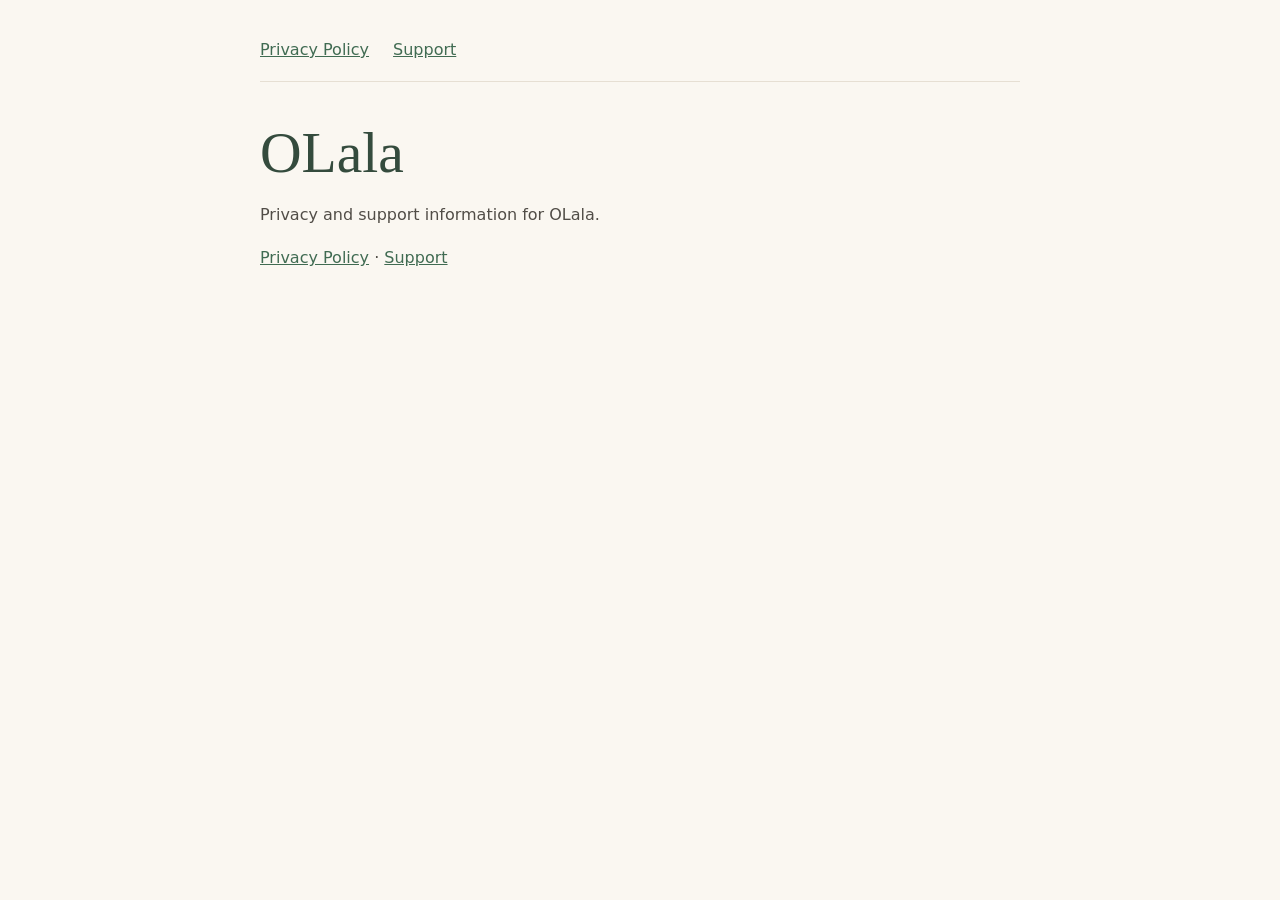
<file: index.html>
<!doctype html><html lang="en"><head><meta charset="utf-8"><meta name="viewport" content="width=device-width,initial-scale=1"><title>OLala</title><link rel="stylesheet" href="style.css"></head><body><header><nav aria-label="Site navigation"><a href="privacy.html">Privacy Policy</a><a href="support.html">Support</a></nav></header><main><h1>OLala</h1><p>Privacy and support information for OLala.</p><p><a href="privacy.html">Privacy Policy</a> · <a href="support.html">Support</a></p></main></body></html>
</file>
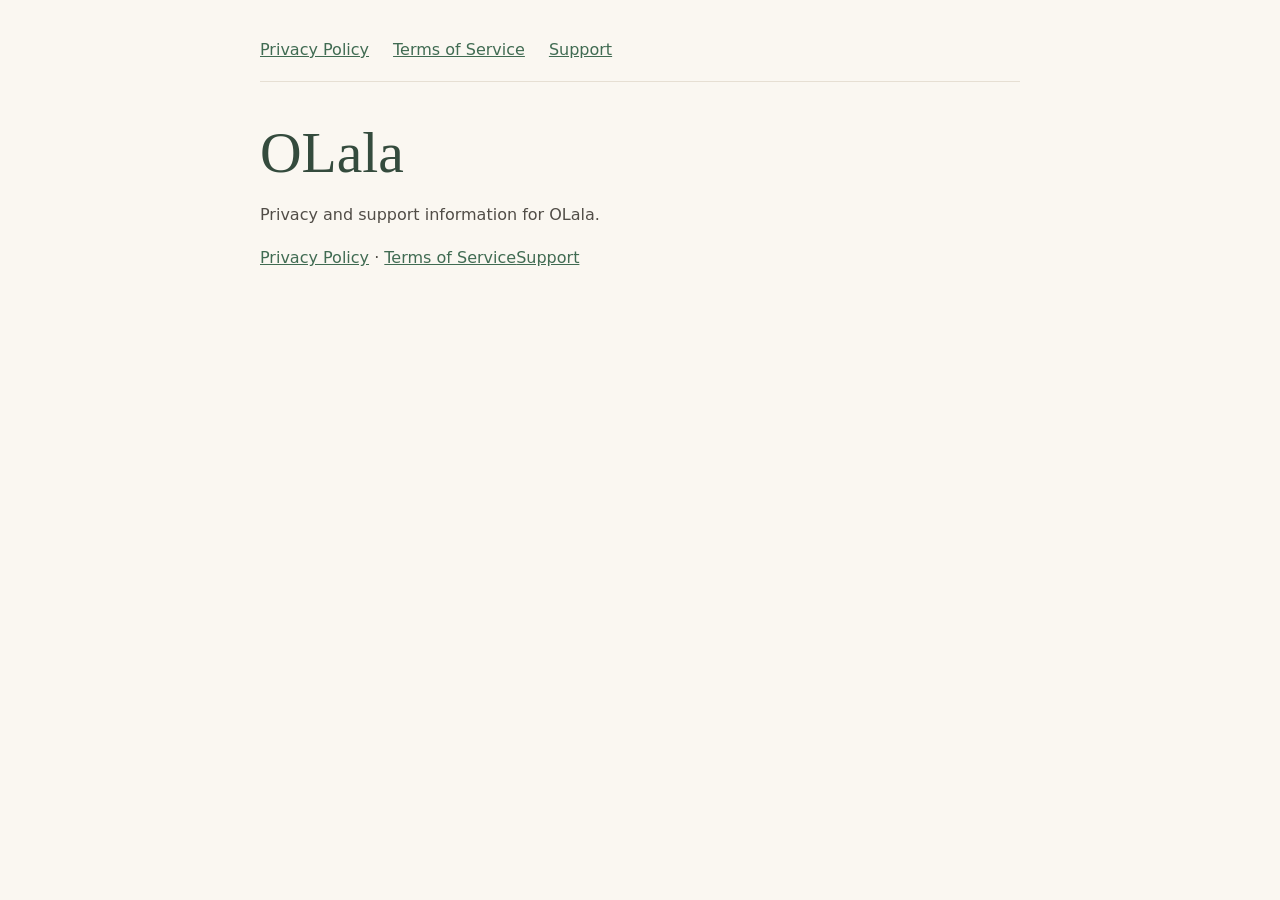
<file: cloud/index.html>
<!doctype html><html lang="en"><head><meta charset="utf-8"><meta name="viewport" content="width=device-width,initial-scale=1"><title>OLala</title><link rel="stylesheet" href="style.css"></head><body><header><nav aria-label="Site navigation"><a href="privacy-en.html">Privacy Policy</a><a href="terms-en.html">Terms of Service</a><a href="support.html">Support</a></nav></header><main><h1>OLala</h1><p>Privacy and support information for OLala.</p><p><a href="privacy-en.html">Privacy Policy</a> · <a href="terms-en.html">Terms of Service</a><a href="support.html">Support</a></p></main></body></html>
</file>
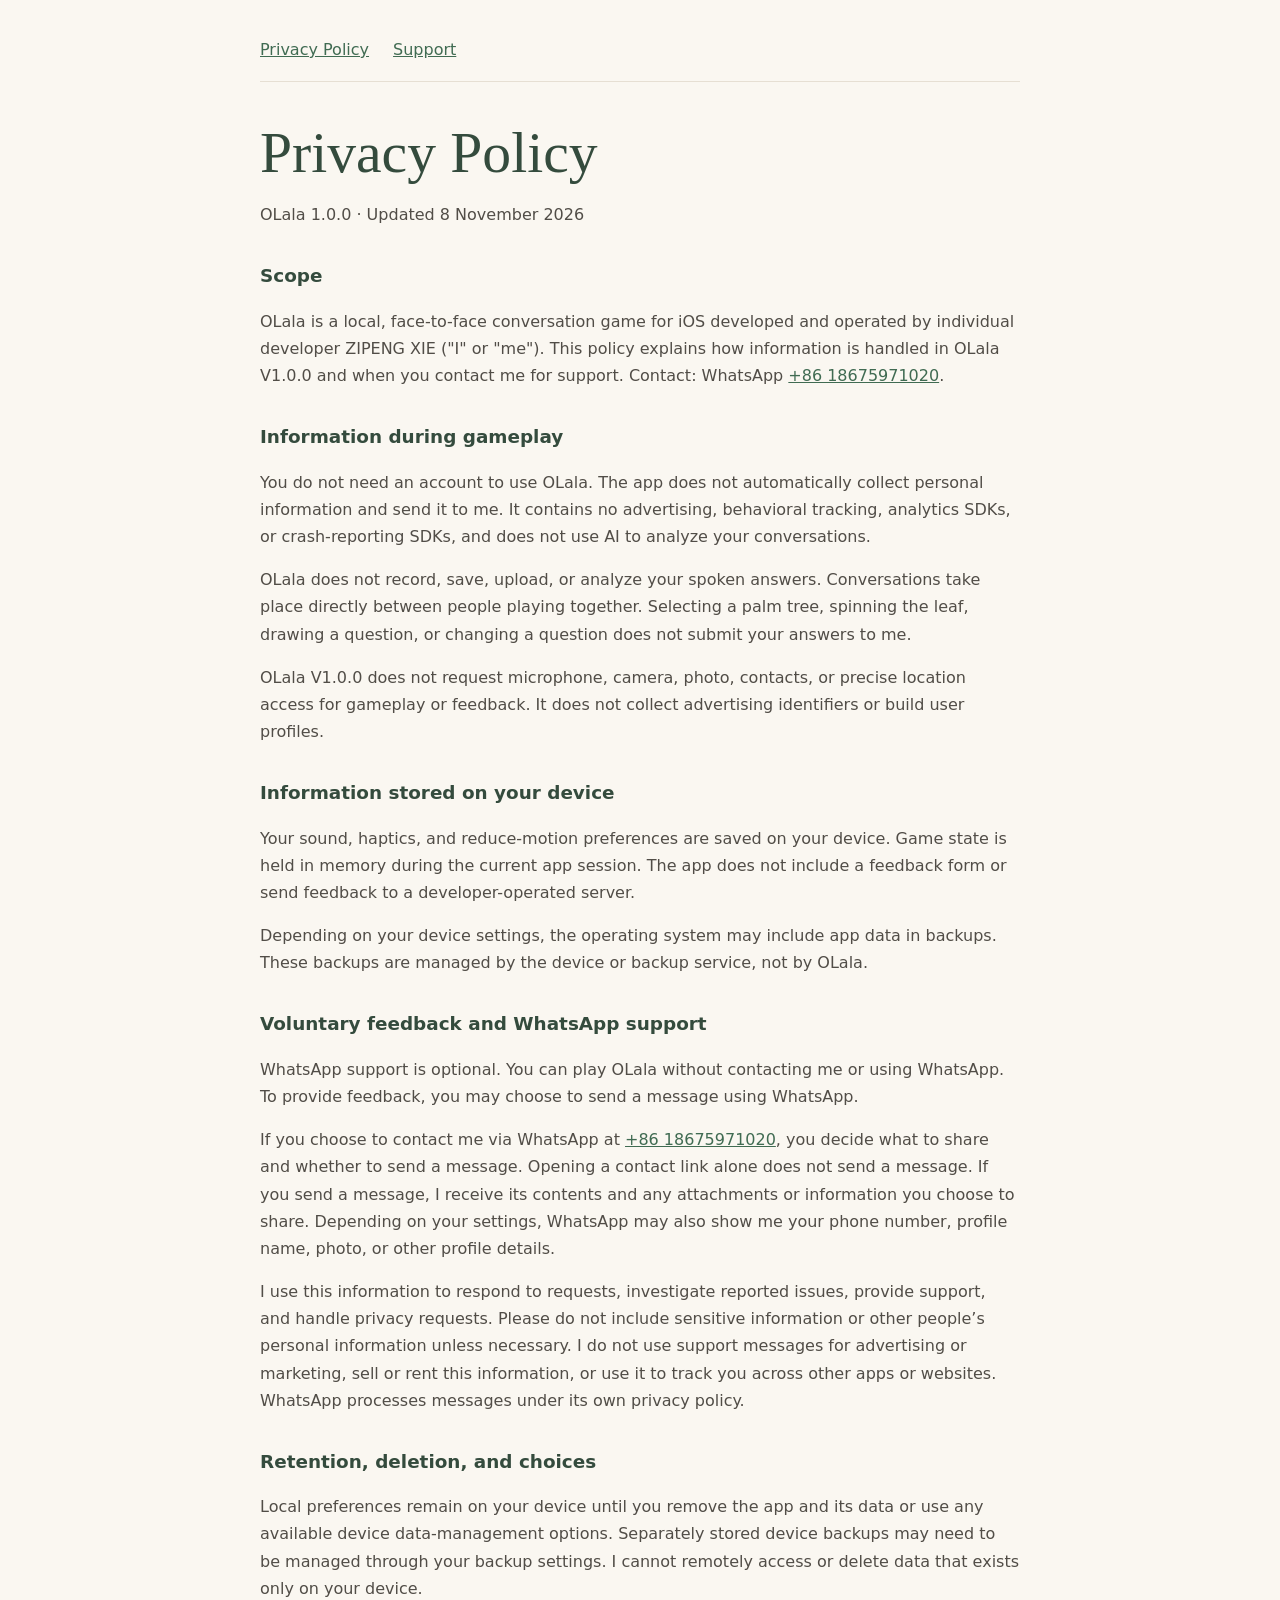
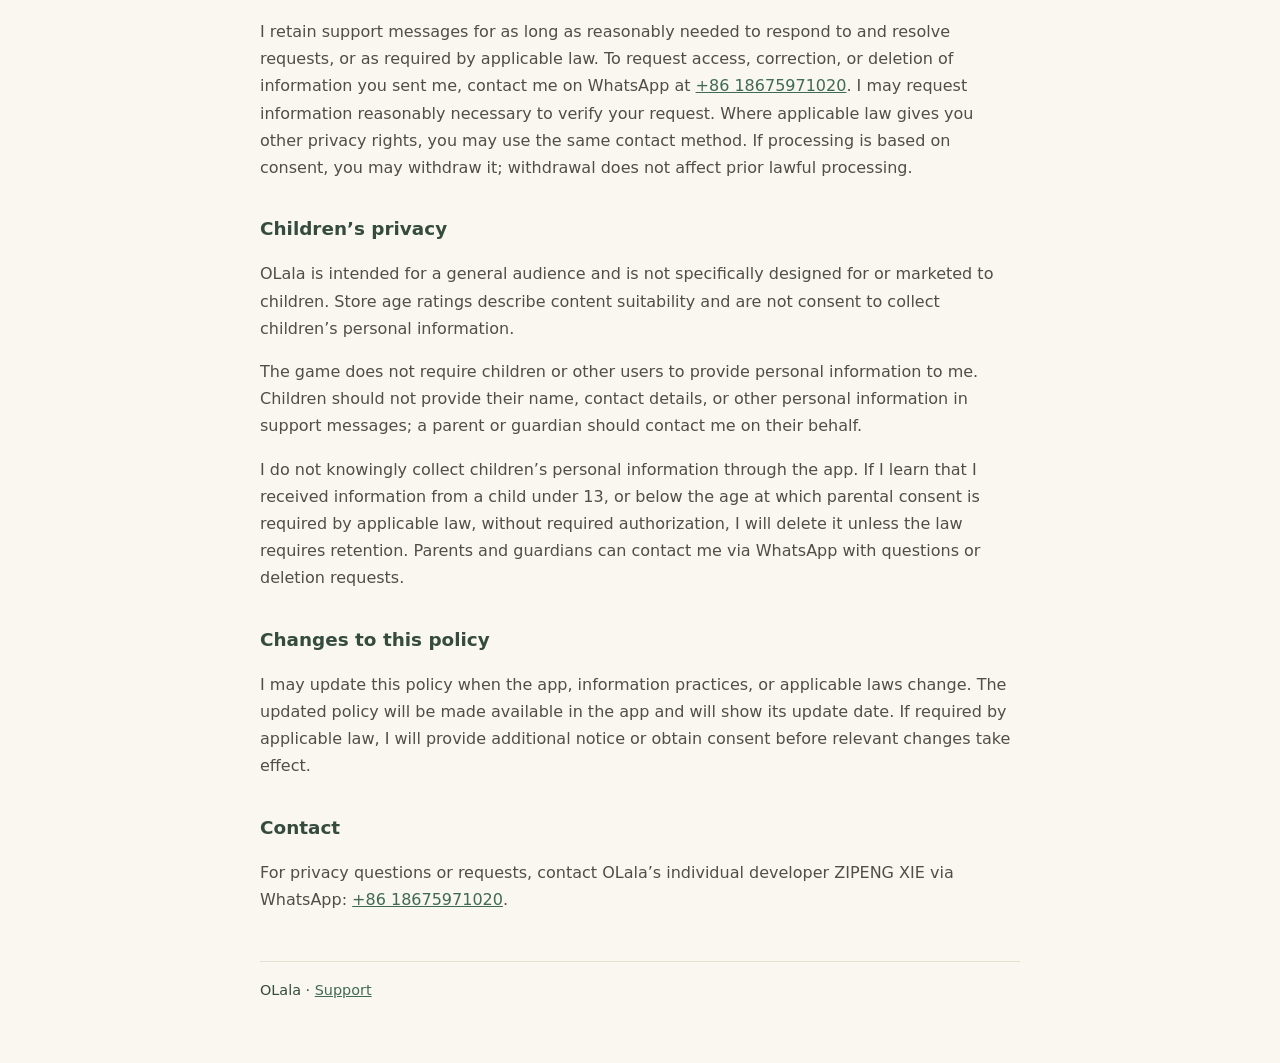
<file: privacy.html>
<!doctype html>
<html lang="en"><head><meta charset="utf-8"><meta name="viewport" content="width=device-width,initial-scale=1"><title>Privacy Policy | OLala</title><link rel="stylesheet" href="style.css"></head>
<body><header><nav aria-label="Site navigation"><a href="privacy.html">Privacy Policy</a><a href="support.html">Support</a></nav></header><main>
<h1>Privacy Policy</h1><p>OLala 1.0.0 · Updated 8 November 2026</p>
<h2>Scope</h2><p>OLala is a local, face-to-face conversation game for iOS developed and operated by individual developer ZIPENG XIE (&quot;I&quot; or &quot;me&quot;). This policy explains how information is handled in OLala V1.0.0 and when you contact me for support. Contact: WhatsApp <a href="https://wa.me/8618675971020">+86 18675971020</a>.</p>
<h2>Information during gameplay</h2><p>You do not need an account to use OLala. The app does not automatically collect personal information and send it to me. It contains no advertising, behavioral tracking, analytics SDKs, or crash-reporting SDKs, and does not use AI to analyze your conversations.</p><p>OLala does not record, save, upload, or analyze your spoken answers. Conversations take place directly between people playing together. Selecting a palm tree, spinning the leaf, drawing a question, or changing a question does not submit your answers to me.</p><p>OLala V1.0.0 does not request microphone, camera, photo, contacts, or precise location access for gameplay or feedback. It does not collect advertising identifiers or build user profiles.</p>
<h2>Information stored on your device</h2><p>Your sound, haptics, and reduce-motion preferences are saved on your device. Game state is held in memory during the current app session. The app does not include a feedback form or send feedback to a developer-operated server.</p><p>Depending on your device settings, the operating system may include app data in backups. These backups are managed by the device or backup service, not by OLala.</p>
<h2>Voluntary feedback and WhatsApp support</h2><p>WhatsApp support is optional. You can play OLala without contacting me or using WhatsApp. To provide feedback, you may choose to send a message using WhatsApp.</p><p>If you choose to contact me via WhatsApp at <a href="https://wa.me/8618675971020">+86 18675971020</a>, you decide what to share and whether to send a message. Opening a contact link alone does not send a message. If you send a message, I receive its contents and any attachments or information you choose to share. Depending on your settings, WhatsApp may also show me your phone number, profile name, photo, or other profile details.</p><p>I use this information to respond to requests, investigate reported issues, provide support, and handle privacy requests. Please do not include sensitive information or other people’s personal information unless necessary. I do not use support messages for advertising or marketing, sell or rent this information, or use it to track you across other apps or websites. WhatsApp processes messages under its own privacy policy.</p>
<h2>Retention, deletion, and choices</h2><p>Local preferences remain on your device until you remove the app and its data or use any available device data-management options. Separately stored device backups may need to be managed through your backup settings. I cannot remotely access or delete data that exists only on your device.</p><p>I retain support messages for as long as reasonably needed to respond to and resolve requests, or as required by applicable law. To request access, correction, or deletion of information you sent me, contact me on WhatsApp at <a href="https://wa.me/8618675971020">+86 18675971020</a>. I may request information reasonably necessary to verify your request. Where applicable law gives you other privacy rights, you may use the same contact method. If processing is based on consent, you may withdraw it; withdrawal does not affect prior lawful processing.</p>
<h2>Children’s privacy</h2><p>OLala is intended for a general audience and is not specifically designed for or marketed to children. Store age ratings describe content suitability and are not consent to collect children’s personal information.</p><p>The game does not require children or other users to provide personal information to me. Children should not provide their name, contact details, or other personal information in support messages; a parent or guardian should contact me on their behalf.</p><p>I do not knowingly collect children’s personal information through the app. If I learn that I received information from a child under 13, or below the age at which parental consent is required by applicable law, without required authorization, I will delete it unless the law requires retention. Parents and guardians can contact me via WhatsApp with questions or deletion requests.</p>
<h2>Changes to this policy</h2><p>I may update this policy when the app, information practices, or applicable laws change. The updated policy will be made available in the app and will show its update date. If required by applicable law, I will provide additional notice or obtain consent before relevant changes take effect.</p>
<h2>Contact</h2><p>For privacy questions or requests, contact OLala’s individual developer ZIPENG XIE via WhatsApp: <a href="https://wa.me/8618675971020">+86 18675971020</a>.</p>
</main><footer>OLala · <a href="support.html">Support</a></footer></body></html>
</file>
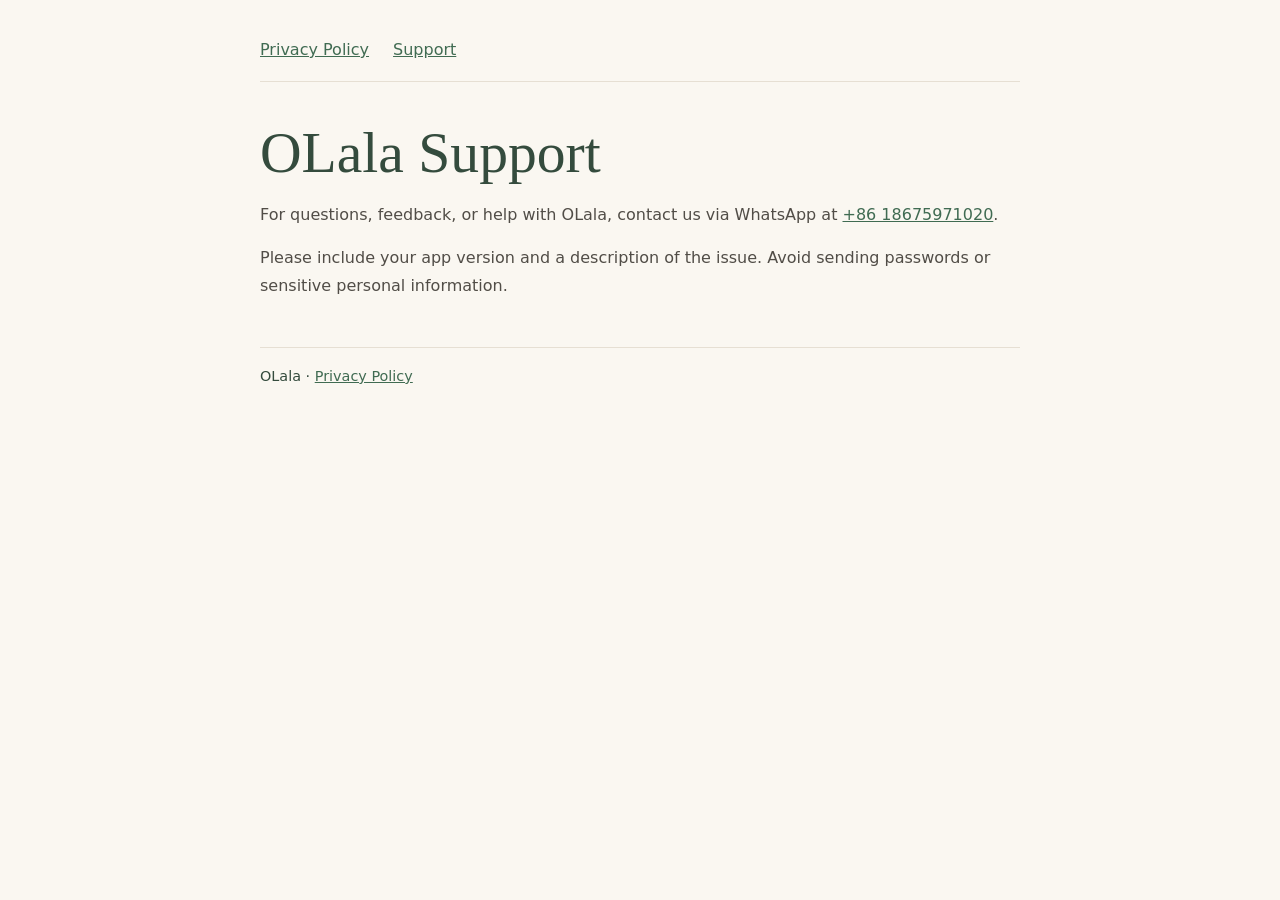
<file: support.html>
<!doctype html>
<html lang="en"><head><meta charset="utf-8"><meta name="viewport" content="width=device-width,initial-scale=1"><title>Support | OLala</title><link rel="stylesheet" href="style.css"></head>
<body><header><nav aria-label="Site navigation"><a href="privacy.html">Privacy Policy</a><a href="support.html">Support</a></nav></header><main><h1>OLala Support</h1><p>For questions, feedback, or help with OLala, contact us via WhatsApp at <a href="https://wa.me/8618675971020">+86 18675971020</a>.</p><p>Please include your app version and a description of the issue. Avoid sending passwords or sensitive personal information.</p></main><footer>OLala · <a href="privacy.html">Privacy Policy</a></footer></body></html>
</file>
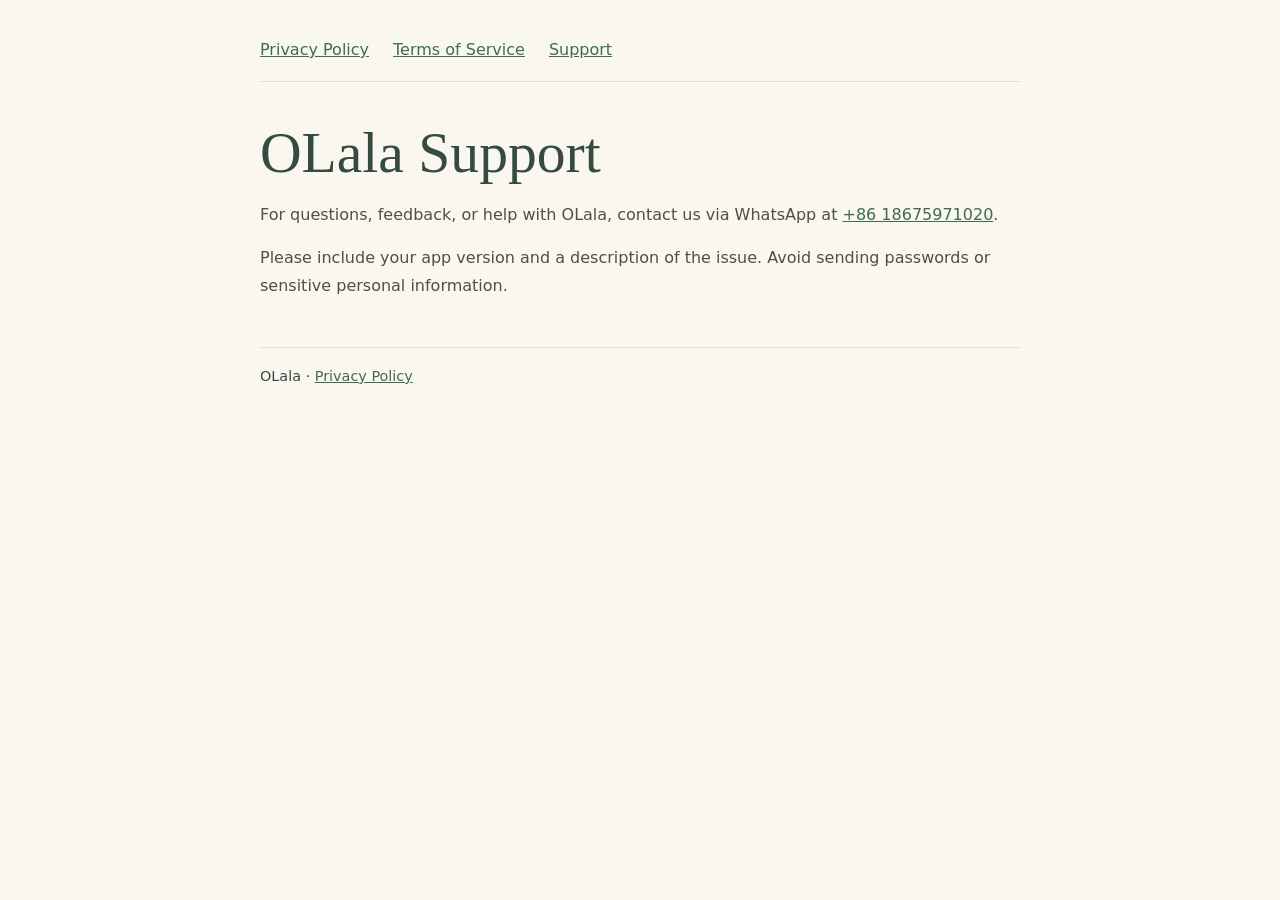
<file: cloud/support.html>
<!doctype html>
<html lang="en"><head><meta charset="utf-8"><meta name="viewport" content="width=device-width,initial-scale=1"><title>Support | OLala</title><link rel="stylesheet" href="style.css"></head>
<body><header><nav aria-label="Site navigation"><a href="privacy-en.html">Privacy Policy</a><a href="terms-en.html">Terms of Service</a><a href="support.html">Support</a></nav></header><main><h1>OLala Support</h1><p>For questions, feedback, or help with OLala, contact us via WhatsApp at <a href="https://wa.me/8618675971020">+86 18675971020</a>.</p><p>Please include your app version and a description of the issue. Avoid sending passwords or sensitive personal information.</p></main><footer>OLala · <a href="privacy-en.html">Privacy Policy</a></footer></body></html>
</file>
<file: style.css>
:root{font-family:system-ui,-apple-system,sans-serif;color:#344b3d;background:#faf7f1;line-height:1.7}body{max-width:760px;margin:auto;padding:36px 24px 60px}header{border-bottom:1px solid #e6dfd3;margin-bottom:36px;padding-bottom:18px}nav{display:flex;gap:24px;flex-wrap:wrap}a{color:#406b52}h1{font-family:Georgia,serif;font-weight:400;font-size:clamp(2.4rem,7vw,3.6rem);line-height:1.12;margin-bottom:8px}h2{font-size:1.15rem;margin-top:32px}p{color:#514d47}footer{margin-top:48px;border-top:1px solid #e6dfd3;padding-top:16px;font-size:.9rem}
</file>
<file: cloud/style.css>
:root{font-family:system-ui,-apple-system,sans-serif;color:#344b3d;background:#faf7f1;line-height:1.7}body{max-width:760px;margin:auto;padding:36px 24px 60px}header{border-bottom:1px solid #e6dfd3;margin-bottom:36px;padding-bottom:18px}nav{display:flex;gap:24px;flex-wrap:wrap}a{color:#406b52}h1{font-family:Georgia,serif;font-weight:400;font-size:clamp(2.4rem,7vw,3.6rem);line-height:1.12;margin-bottom:8px}h2{font-size:1.15rem;margin-top:32px}p{color:#514d47}footer{margin-top:48px;border-top:1px solid #e6dfd3;padding-top:16px;font-size:.9rem}
</file>
